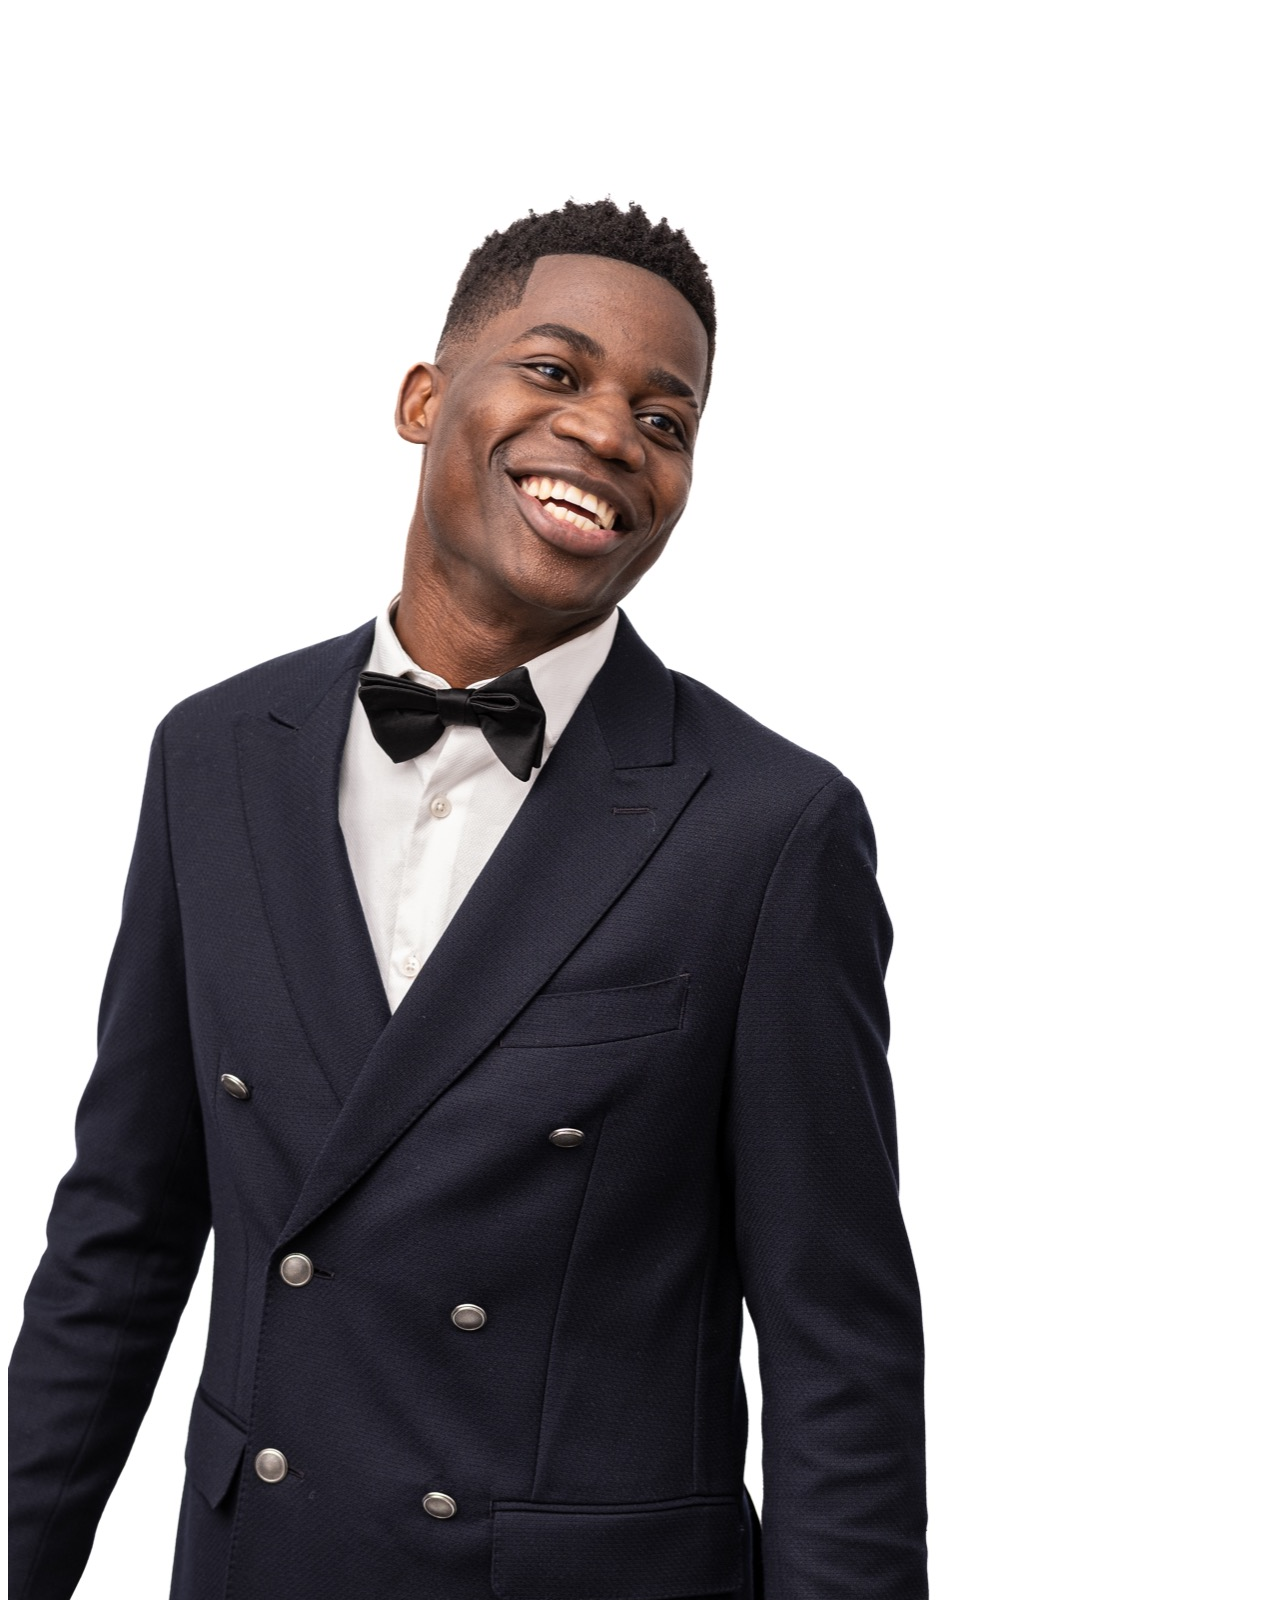
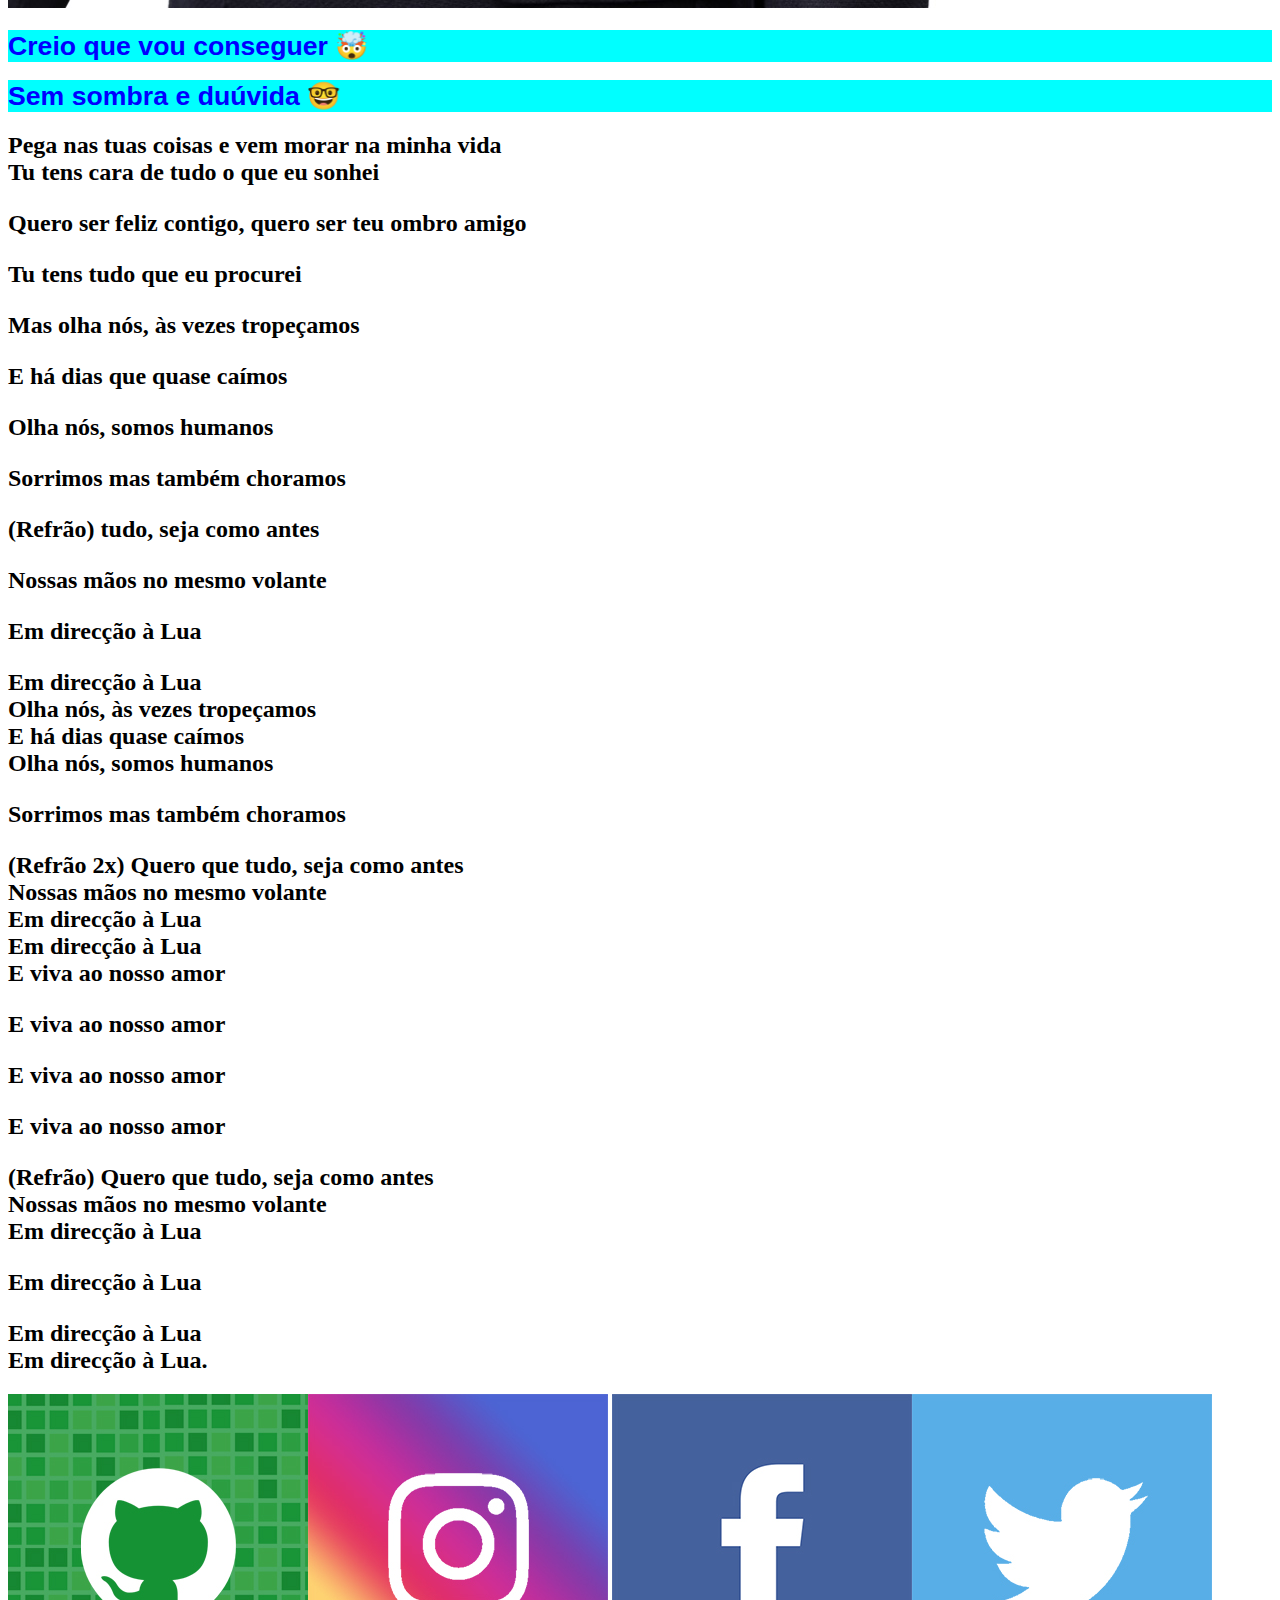
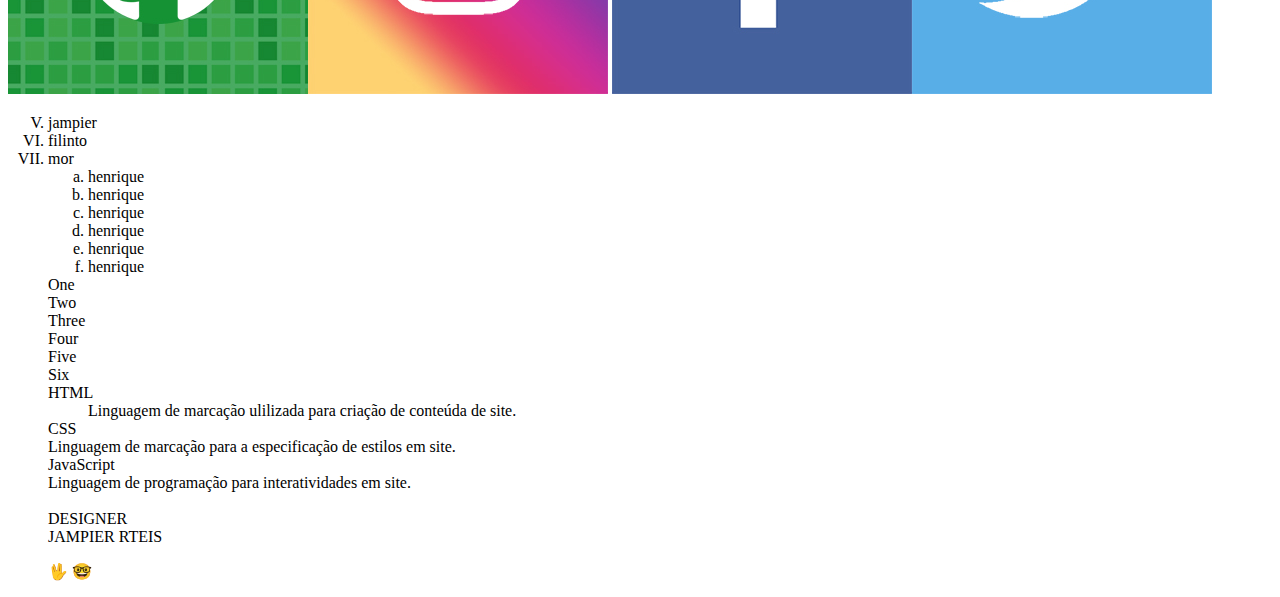
<file: index.html>
<!DOCTYPE html>
<html lang="en">

<head>
    <meta charset="UTF-8">
    <meta http-equiv="X-UA-Compatible" content="IE=edge">
    <meta name="viewport" content="width=device-width, initial-scale=1.0">
    <title>jampier</title>
    <link rel="stylesheet" href="style.css">
</head>

<body>

    <img src="jam.jpeg" alt="minha fografia">
    <h1>Creio que vou conseguer &#x1F92F;
    </h1>
    <h1>Sem sombra e duúvida &#X1F913; </h1>
    <h2>Pega nas tuas coisas e vem morar na minha vida <br>Tu tens cara de tudo o que eu sonhei
        <p>Quero ser feliz contigo, quero ser teu ombro amigo</p> Tu tens tudo que eu procurei
        <p> Mas olha nós, às vezes tropeçamos</p> E há dias que quase caímos
        <p>Olha nós, somos humanos </p>Sorrimos mas também choramos
        <p>(Refrão) tudo, seja como antes</p> Nossas mãos no mesmo volante
        <p> Em direcção à Lua</p> Em direcção à Lua
        <br> Olha nós, às vezes tropeçamos<br> E há dias quase caímos
        <br> Olha nós, somos humanos
        <p>Sorrimos mas também choramos</p> (Refrão 2x) Quero que tudo, seja como antes
        <br>Nossas mãos no mesmo volante <br>Em direcção à Lua
        <br> Em direcção à Lua <br>E viva ao nosso amor
        <p> E viva ao nosso amor</p> E viva ao nosso amor
        <p> E viva ao nosso amor </p>(Refrão) Quero que tudo, seja como antes
        <br> Nossas mãos no mesmo volante
        <br>Em direcção à Lua
        <p>Em direcção à Lua </p>Em direcção à Lua
        <br> Em direcção à Lua. </h2>
    <img src="logo-github.jpg" alt="logo"><img src="logo-instagram.jpg" alt="logo">
    <img src="logo-facebook.jpg" alt="logo"><img src="logo-twitter.jpg" alt="logo">
    <ol type="I" start="5">
        <li>jampier</li>
        <li>filinto</li>
        <li>mor</li>
        <ol type="a">
            <li>henrique</li>
            <li>henrique</li>
            <li>henrique</li>
            <li>henrique</li>
            <li>henrique</li>
            <li>henrique</li>
        </ol>
        <div class="wrapper">
            <div class="box1">One</div>
            <div class="box2">Two</div>
            <div class="box3">Three</div>
            <div class="box4">Four</div>
            <div class="box5">Five</div>
            <div class="box6">Six</div>
        </div>


        <dl>HTML</dl>
        <dd>Linguagem de marcação ulilizada para criação de conteúda de site.</dd><dt>CSS</dt><dt>Linguagem de marcação para a especificação de estilos em site.</dt><dt>JavaScript</dt><dt>Linguagem de programação para interatividades em site.</dt></dl>
        <td><br>DESIGNER</td><br>JAMPIER RTEIS</td>
        <p>&#x1F596; &#x1F913;
        </p>
</body>

</html>
</file>
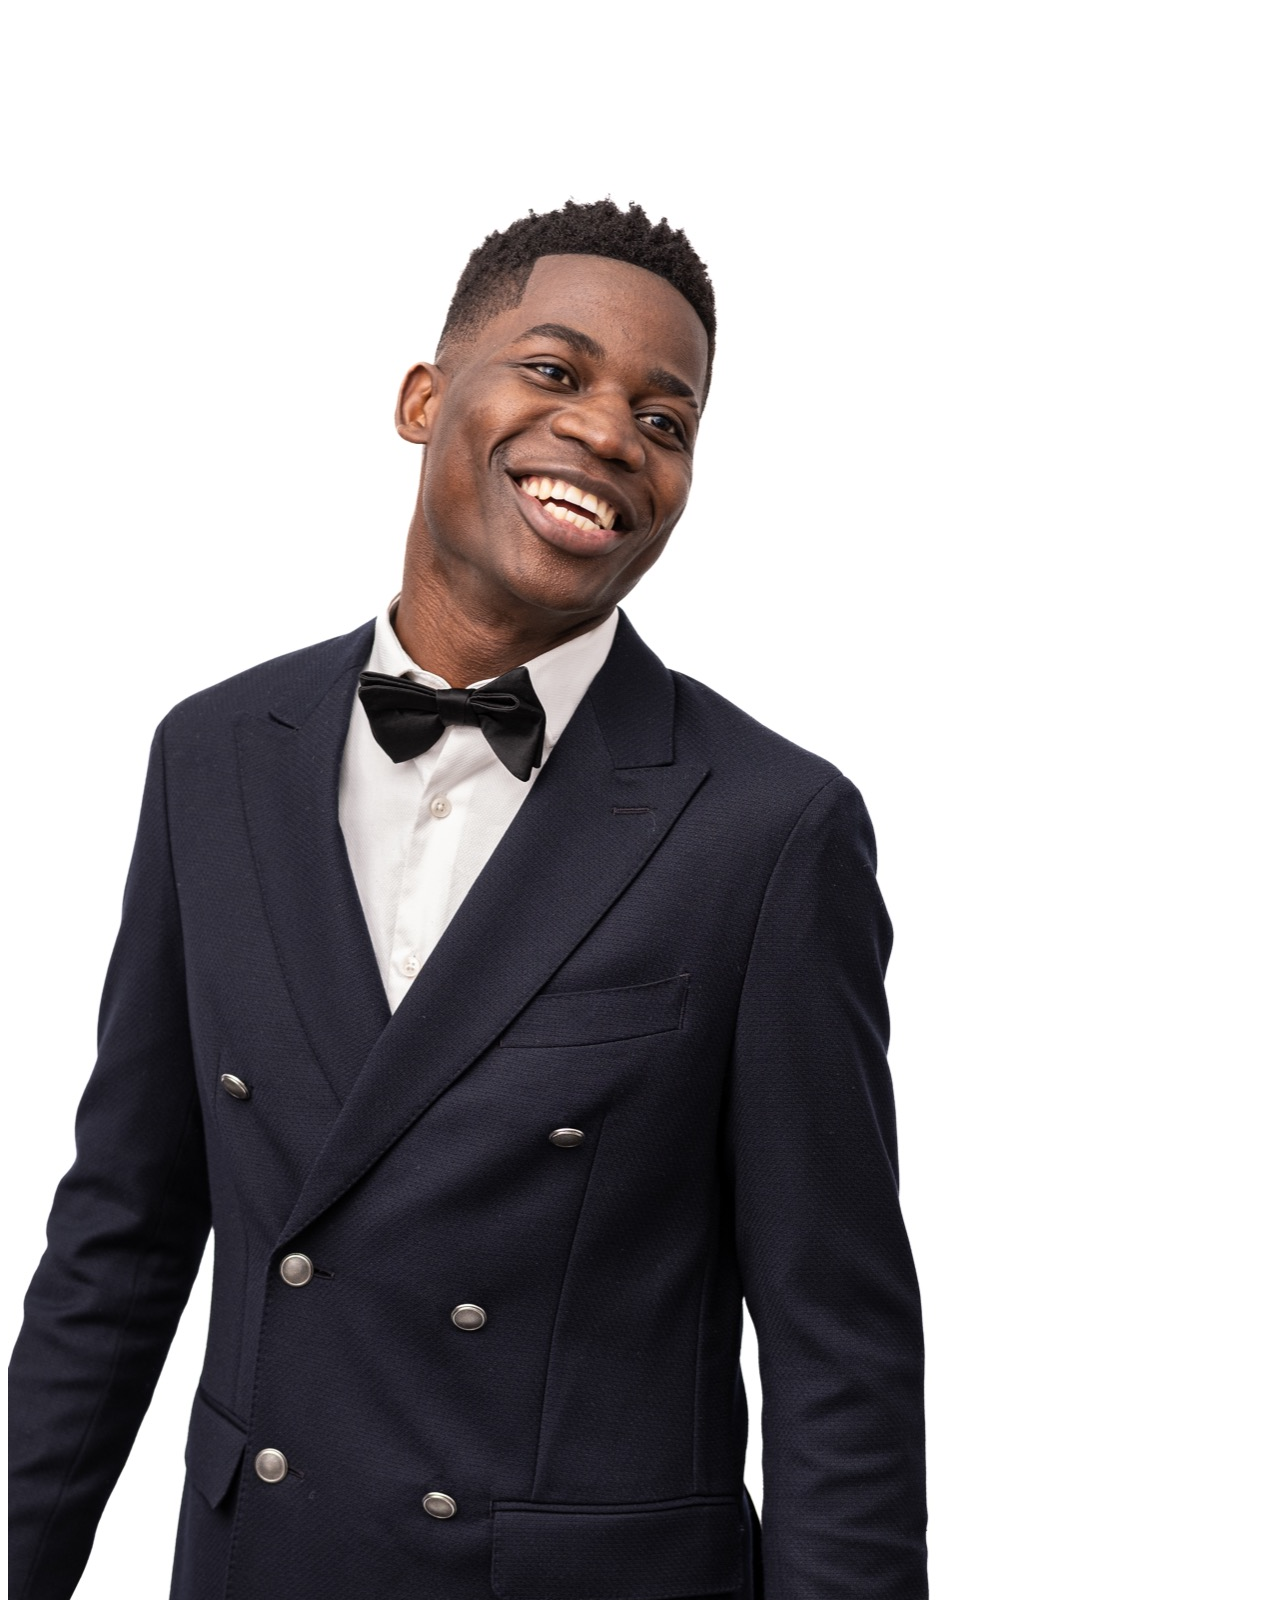
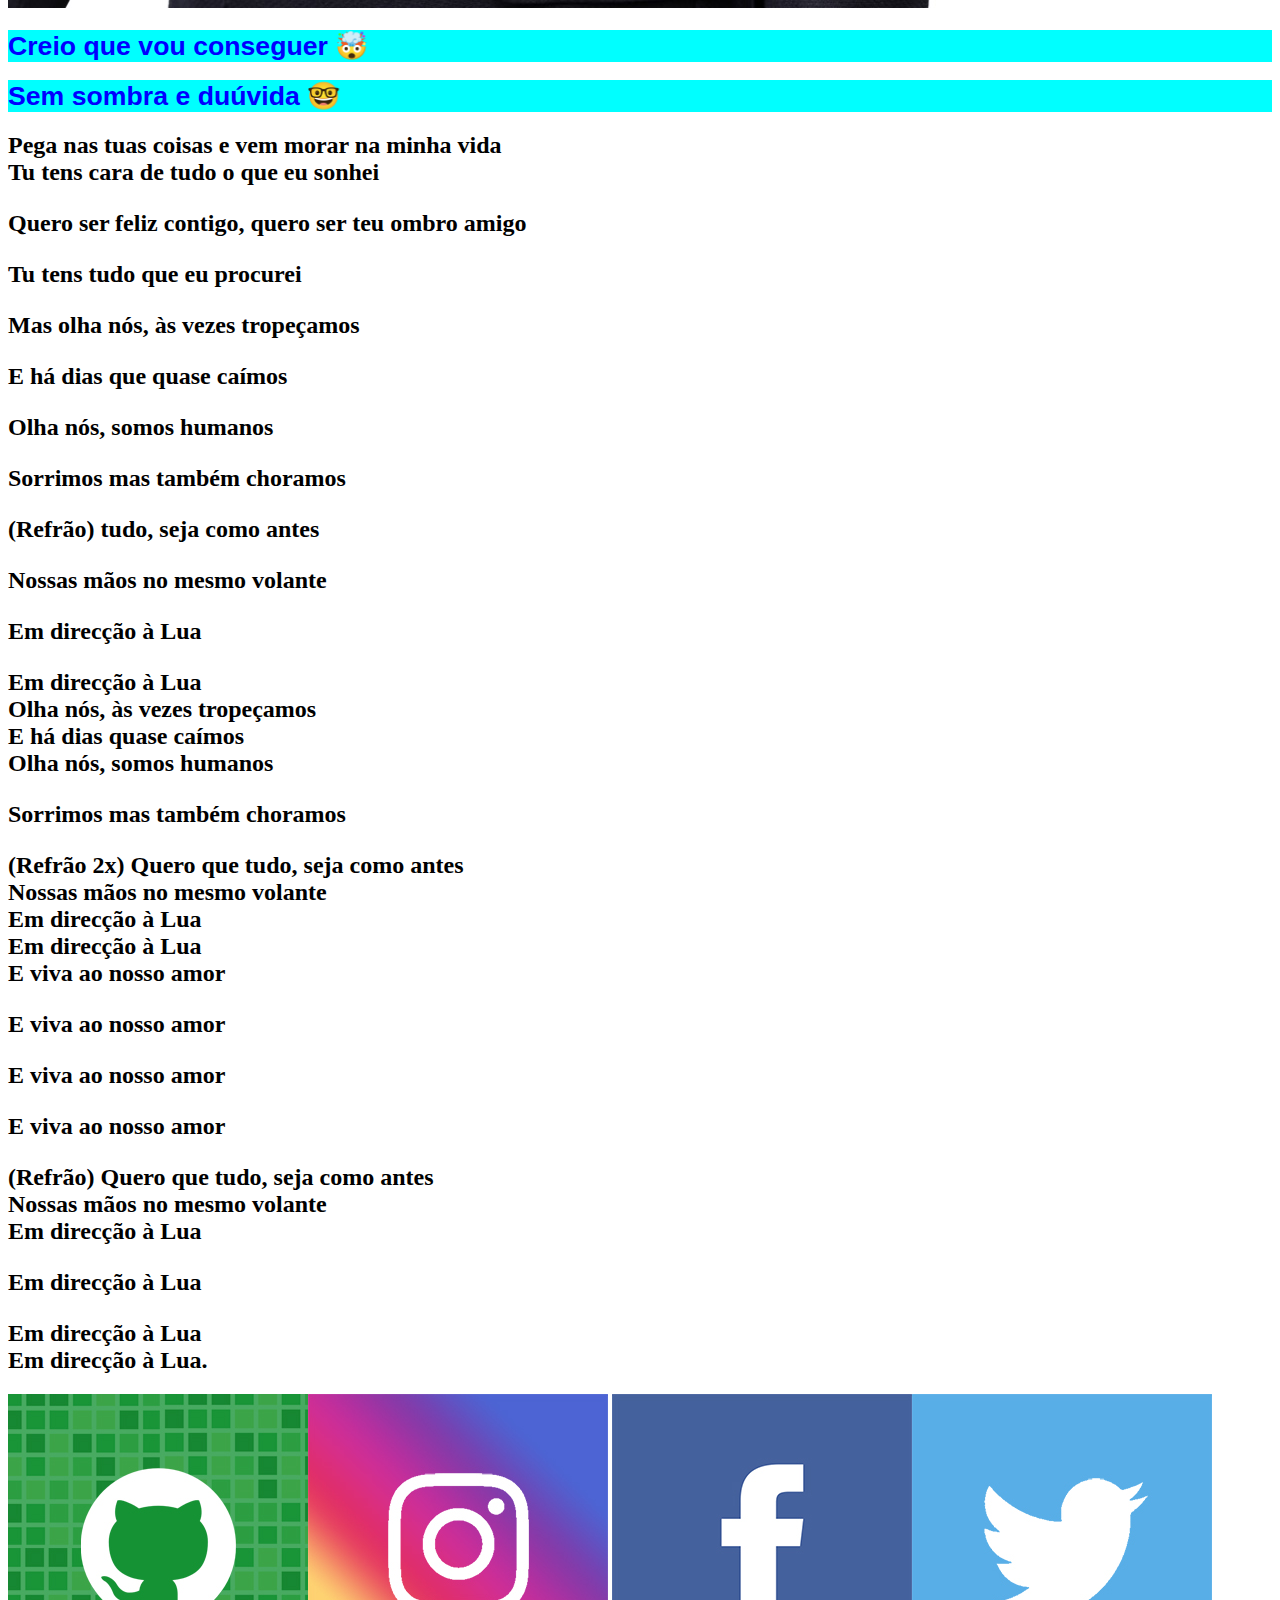
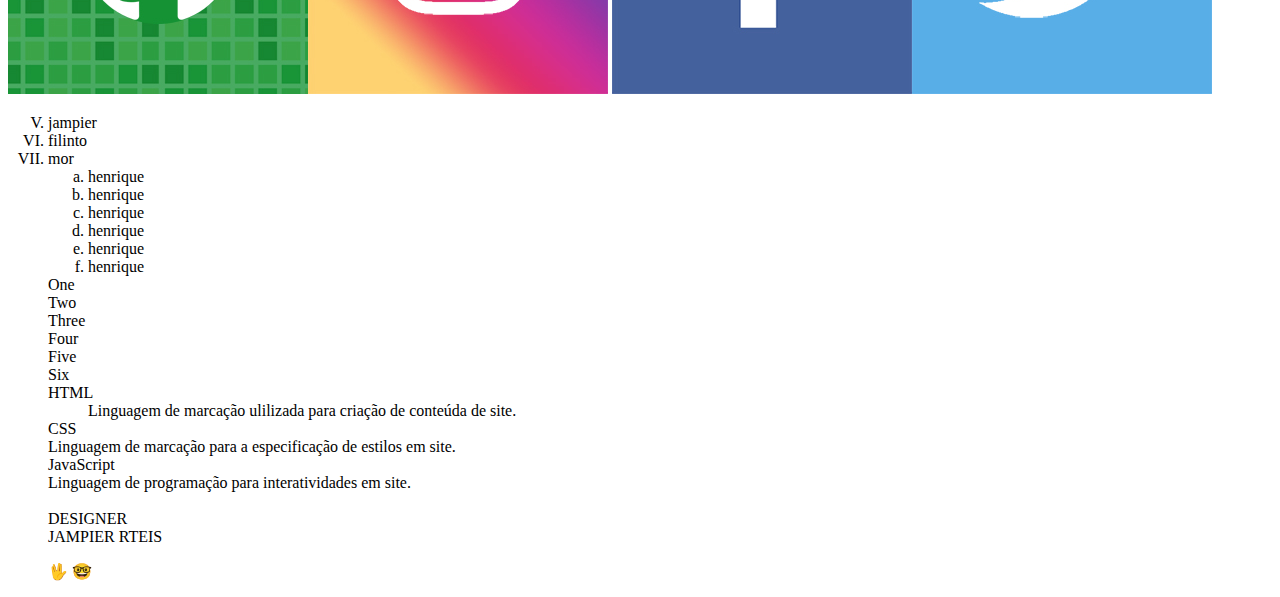
<file: jam.html>
<!DOCTYPE html>
<html lang="en">

<head>
    <meta charset="UTF-8">
    <meta http-equiv="X-UA-Compatible" content="IE=edge">
    <meta name="viewport" content="width=device-width, initial-scale=1.0">
    <title>jampier</title>
    <link rel="stylesheet" href="style.css">
</head>

<body>

    <img src="WhatsApp Image 2022-04-14 at 21.39.31.jpeg" alt="minha fografia">
    <h1>Creio que vou conseguer &#x1F92F;
    </h1>
    <h1>Sem sombra e duúvida &#X1F913; </h1>
    <h2>Pega nas tuas coisas e vem morar na minha vida <br>Tu tens cara de tudo o que eu sonhei
        <p>Quero ser feliz contigo, quero ser teu ombro amigo</p> Tu tens tudo que eu procurei
        <p> Mas olha nós, às vezes tropeçamos</p> E há dias que quase caímos
        <p>Olha nós, somos humanos </p>Sorrimos mas também choramos
        <p>(Refrão) tudo, seja como antes</p> Nossas mãos no mesmo volante
        <p> Em direcção à Lua</p> Em direcção à Lua
        <br> Olha nós, às vezes tropeçamos<br> E há dias quase caímos
        <br> Olha nós, somos humanos
        <p>Sorrimos mas também choramos</p> (Refrão 2x) Quero que tudo, seja como antes
        <br>Nossas mãos no mesmo volante <br>Em direcção à Lua
        <br> Em direcção à Lua <br>E viva ao nosso amor
        <p> E viva ao nosso amor</p> E viva ao nosso amor
        <p> E viva ao nosso amor </p>(Refrão) Quero que tudo, seja como antes
        <br> Nossas mãos no mesmo volante
        <br>Em direcção à Lua
        <p>Em direcção à Lua </p>Em direcção à Lua
        <br> Em direcção à Lua. </h2>
    <img src="logo-github.jpg" alt="logo"><img src="logo-instagram.jpg" alt="logo">
    <img src="logo-facebook.jpg" alt="logo"><img src="logo-twitter.jpg" alt="logo">
    <ol type="I" start="5">
        <li>jampier</li>
        <li>filinto</li>
        <li>mor</li>
        <ol type="a">
            <li>henrique</li>
            <li>henrique</li>
            <li>henrique</li>
            <li>henrique</li>
            <li>henrique</li>
            <li>henrique</li>
        </ol>
        <div class="wrapper">
            <div class="box1">One</div>
            <div class="box2">Two</div>
            <div class="box3">Three</div>
            <div class="box4">Four</div>
            <div class="box5">Five</div>
            <div class="box6">Six</div>
        </div>


        <dl>HTML</dl>
        <dd>Linguagem de marcação ulilizada para criação de conteúda de site.</dd><dt>CSS</dt><dt>Linguagem de marcação para a especificação de estilos em site.</dt><dt>JavaScript</dt><dt>Linguagem de programação para interatividades em site.</dt></dl>
        <td><br>DESIGNER</td><br>JAMPIER RTEIS</td>
        <p>&#x1F596; &#x1F913;
        </p>
</body>

</html>
</file>
<file: style.css>
h1 {
    background-color: aqua;
    font-size: 20pt;
    font-family: Arial;
    color: blue;
}
</file>
